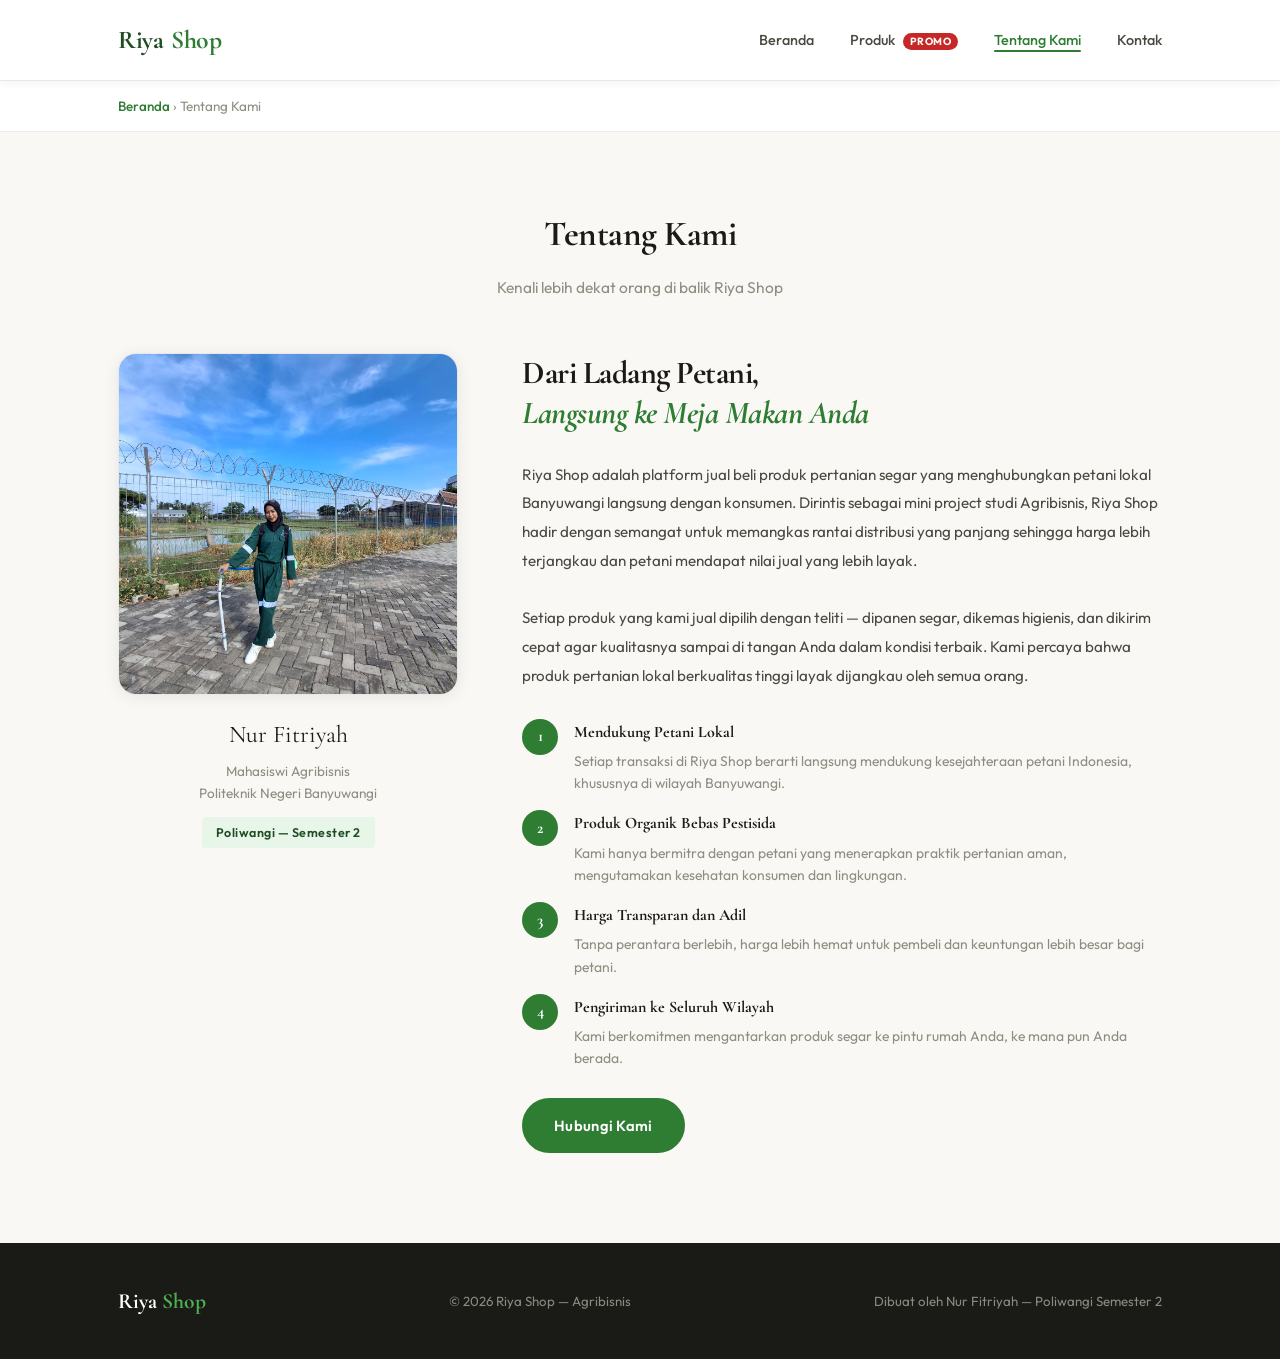
<file: about.html>
<!DOCTYPE html>
<html lang="id">
<head>
  <meta charset="UTF-8" />
  <meta name="viewport" content="width=device-width, initial-scale=1.0" />
  <title>Tentang Kami — Riya Shop</title>
  <link rel="stylesheet" href="style.css" />
</head>

<body>

  <!-- ============================================================
       HEADER / NAVBAR
       ============================================================ -->
  <header>
    <div class="container">
      <nav class="navbar">
        <a href="index.html" class="logo">Riya <span>Shop</span></a>
        <ul class="nav-links">
          <li><a href="index.html">Beranda</a></li>
          <li><a href="product.html">Produk <span class="badge-promo">Promo</span></a></li>
          <li><a href="about.html" class="aktif">Tentang Kami</a></li>
          <li><a href="contact.html">Kontak</a></li>
        </ul>
              <button class="hamburger" aria-label="Buka Menu">
          <span></span>
          <span></span>
          <span></span>
        </button>
      </nav>
    </div>
  </header>


  <!-- ============================================================
       BREADCRUMB
       ============================================================ -->
  <div class="breadcrumb">
    <div class="container">
      <a href="index.html">Beranda</a> &rsaquo; Tentang Kami
    </div>
  </div>


  <!-- ============================================================
       SECTION TENTANG KAMI
       ============================================================ -->
  <section class="section-about">
    <div class="container">

      <!-- Judul Section -->
      <div class="section-judul">
        <h2>Tentang Kami</h2>
        <p>Kenali lebih dekat orang di balik Riya Shop</p>
      </div>

      <!-- Layout 2 Kolom -->
      <div class="layout-about">

        <!-- Kolom Kiri — Kartu Profil -->
        <div class="kartu-profil">
          <div class="foto-profil">
            <img
              src="assets/images/profile-owner.png"
              alt="Nur Fitriyah — Pemilik Riya Shop"
            />
          </div>
          <p class="nama-pemilik">Nur Fitriyah</p>
          <p class="jabatan-pemilik">
            Mahasiswi Agribisnis<br>
            Politeknik Negeri Banyuwangi
          </p>
          <span class="tag-kampus">Poliwangi — Semester 2</span>
        </div>

        <!-- Kolom Kanan — Konten Teks -->
        <div class="konten-about">

          <h2>Dari Ladang Petani,<br><em>Langsung ke Meja Makan Anda</em></h2>

          <p>
            Riya Shop adalah platform jual beli produk pertanian segar yang
            menghubungkan petani lokal Banyuwangi langsung dengan konsumen.
            Dirintis sebagai mini project studi Agribisnis, Riya Shop hadir
            dengan semangat untuk memangkas rantai distribusi yang panjang
            sehingga harga lebih terjangkau dan petani mendapat nilai jual
            yang lebih layak.
          </p>

          <p>
            Setiap produk yang kami jual dipilih dengan teliti — dipanen segar,
            dikemas higienis, dan dikirim cepat agar kualitasnya sampai di
            tangan Anda dalam kondisi terbaik. Kami percaya bahwa produk
            pertanian lokal berkualitas tinggi layak dijangkau oleh semua orang.
          </p>

          <!-- Daftar Misi -->
          <div class="list-misi">

            <div class="item-misi">
              <div class="nomor-misi">1</div>
              <div>
                <h4>Mendukung Petani Lokal</h4>
                <p>
                  Setiap transaksi di Riya Shop berarti langsung mendukung
                  kesejahteraan petani Indonesia, khususnya di wilayah Banyuwangi.
                </p>
              </div>
            </div>

            <div class="item-misi">
              <div class="nomor-misi">2</div>
              <div>
                <h4>Produk Organik Bebas Pestisida</h4>
                <p>
                  Kami hanya bermitra dengan petani yang menerapkan praktik
                  pertanian aman, mengutamakan kesehatan konsumen dan lingkungan.
                </p>
              </div>
            </div>

            <div class="item-misi">
              <div class="nomor-misi">3</div>
              <div>
                <h4>Harga Transparan dan Adil</h4>
                <p>
                  Tanpa perantara berlebih, harga lebih hemat untuk pembeli
                  dan keuntungan lebih besar bagi petani.
                </p>
              </div>
            </div>

            <div class="item-misi">
              <div class="nomor-misi">4</div>
              <div>
                <h4>Pengiriman ke Seluruh Wilayah</h4>
                <p>
                  Kami berkomitmen mengantarkan produk segar ke pintu rumah
                  Anda, ke mana pun Anda berada.
                </p>
              </div>
            </div>

          </div><!-- /list-misi -->

          <a href="contact.html" class="btn-utama" style="align-self: flex-start;">
            Hubungi Kami
          </a>

        </div><!-- /konten-about -->
      </div><!-- /layout-about -->
    </div>
  </section>


  <!-- ============================================================
       FOOTER
       ============================================================ -->
  <footer>
    <div class="container">
      <div class="footer-isi">
        <span class="footer-logo">Riya <span>Shop</span></span>
        <p>&copy; 2026 Riya Shop — Agribisnis</p>
        <p>Dibuat oleh Nur Fitriyah — Poliwangi Semester 2</p>
      </div>
    </div>
  </footer>

  <script>
    const hamburger = document.querySelector(".hamburger");
    const navLinks  = document.querySelector(".nav-links");
    hamburger.addEventListener("click", () => {
      hamburger.classList.toggle("aktif");
      navLinks.classList.toggle("terbuka");
      document.body.style.overflow = navLinks.classList.contains("terbuka") ? "hidden" : "";
    });
    navLinks.querySelectorAll("a").forEach(link => {
      link.addEventListener("click", () => {
        hamburger.classList.remove("aktif");
        navLinks.classList.remove("terbuka");
        document.body.style.overflow = "";
      });
    });
  </script>
</body>
</html>
</file>
<file: style.css>
/* ============================================================
   Riya Shop — Stylesheet Utama
   File: style.css
   Deskripsi: Styling untuk website e-commerce agribisnis
               Riya Shop by Nur Fitriyah — Poliwangi Semester 2
   ============================================================ */

/* --- Import Font dari Google Fonts --- */
@import url('https://fonts.googleapis.com/css2?family=Cormorant+Garamond:ital,wght@0,500;0,600;0,700;1,500;1,600&family=Outfit:wght@300;400;500;600;700&display=swap');

/* ============================================================
   VARIABEL GLOBAL
   ============================================================ */
:root {
  /* Warna Utama */
  --hijau-tua:    #1f4d23;
  --hijau-utama:  #2e7d32;
  --hijau-sedang: #4caf50;
  --hijau-muda:   #e8f5e9;
  --hijau-pucat:  #f1f8f1;

  /* Warna Netral */
  --krem:         #faf8f4;
  --putih:        #ffffff;
  --abu-muda:     #f5f5f0;
  --abu-sedang:   #8d8d82;
  --abu-tua:      #4a4a42;
  --hitam:        #1a1a16;

  /* Warna Aksen */
  --merah:        #c62828;
  --emas:         #f9a825;

  /* Font */
  --font-judul: 'Cormorant Garamond', Georgia, serif;
  --font-teks:  'Outfit', sans-serif;

  /* Efek */
  --bayangan:       0 2px 16px rgba(0,0,0,0.08);
  --bayangan-hover: 0 8px 32px rgba(0,0,0,0.14);
  --radius:         10px;
  --radius-besar:   18px;

  /* Transisi */
  --transisi: 0.25s ease;
}

/* ============================================================
   RESET & BASE
   ============================================================ */
*, *::before, *::after {
  box-sizing: border-box;
  margin: 0;
  padding: 0;
}

html {
  scroll-behavior: smooth;
}

body {
  font-family: var(--font-teks);
  font-size: 16px;
  color: var(--abu-tua);
  background-color: var(--krem);
  line-height: 1.7;
  -webkit-font-smoothing: antialiased;
}

img {
  max-width: 100%;
  display: block;
}

a {
  text-decoration: none;
  color: inherit;
}

ul {
  list-style: none;
}

/* ============================================================
   KOMPONEN BERSAMA
   ============================================================ */

/* Pembatas lebar konten */
.container {
  max-width: 1100px;
  margin: 0 auto;
  padding: 0 28px;
}

/* Judul section */
.section-judul {
  text-align: center;
  margin-bottom: 52px;
}

.section-judul h2 {
  font-family: var(--font-judul);
  font-size: 2.2rem;
  color: var(--hitam);
  margin-bottom: 10px;
  letter-spacing: -0.5px;
}

.section-judul p {
  font-size: 0.97rem;
  color: var(--abu-sedang);
}

/* Garis pemisah */
.divider {
  border: none;
  border-top: 1px solid #e8e8e4;
  margin: 24px 0;
}

/* ============================================================
   TOMBOL
   ============================================================ */

/* Tombol Utama (hijau solid) */
.btn-utama {
  display: inline-block;
  background-color: var(--hijau-utama);
  color: var(--putih);
  font-family: var(--font-teks);
  font-size: 0.92rem;
  font-weight: 600;
  padding: 13px 30px;
  border-radius: 50px;
  border: 2px solid var(--hijau-utama);
  cursor: pointer;
  transition: background-color var(--transisi), transform var(--transisi), box-shadow var(--transisi);
  letter-spacing: 0.3px;
  text-align: center;
}

.btn-utama:hover {
  background-color: var(--hijau-tua);
  border-color: var(--hijau-tua);
  transform: translateY(-2px);
  box-shadow: 0 6px 20px rgba(46,125,50,0.30);
}

/* Tombol Outline (border hijau, transparan) */
.btn-outline {
  display: inline-block;
  background-color: transparent;
  color: var(--hijau-utama);
  font-family: var(--font-teks);
  font-size: 0.92rem;
  font-weight: 600;
  padding: 12px 28px;
  border-radius: 50px;
  border: 2px solid var(--hijau-utama);
  cursor: pointer;
  transition: all var(--transisi);
  letter-spacing: 0.3px;
  text-align: center;
}

.btn-outline:hover {
  background-color: var(--hijau-utama);
  color: var(--putih);
  transform: translateY(-2px);
}

/* ============================================================
   NAVBAR / HEADER
   ============================================================ */

header {
  background-color: var(--putih);
  border-bottom: 1px solid #e8e8e3;
  position: sticky;
  top: 0;
  z-index: 100;
  box-shadow: 0 2px 10px rgba(0,0,0,0.05);
}

.navbar {
  display: flex;
  justify-content: space-between;
  align-items: center;
  padding: 18px 0;
}

/* Logo */
.logo {
  font-family: var(--font-judul);
  font-size: 1.6rem;
  color: var(--hijau-tua);
  font-weight: 700;
  letter-spacing: -0.5px;
}

.logo span {
  color: var(--hijau-utama);
}

/* Link navigasi */
.nav-links {
  display: flex;
  gap: 36px;
  align-items: center;
}

.nav-links a {
  font-size: 0.9rem;
  font-weight: 500;
  color: var(--abu-tua);
  transition: color var(--transisi);
  position: relative;
  padding-bottom: 3px;
}

/* Garis bawah saat hover atau aktif */
.nav-links a::after {
  content: '';
  position: absolute;
  bottom: 0;
  left: 0;
  width: 0;
  height: 2px;
  background-color: var(--hijau-utama);
  transition: width var(--transisi);
  border-radius: 2px;
}

.nav-links a:hover::after,
.nav-links a.aktif::after {
  width: 100%;
}

.nav-links a:hover,
.nav-links a.aktif {
  color: var(--hijau-utama);
}

/* Badge "Promo" kecil di nav */
.badge-promo {
  background-color: var(--merah);
  color: var(--putih);
  font-size: 0.65rem;
  font-weight: 700;
  padding: 2px 7px;
  border-radius: 20px;
  margin-left: 5px;
  vertical-align: middle;
  letter-spacing: 0.5px;
  text-transform: uppercase;
}

/* ============================================================
   HERO SECTION — index.html
   ============================================================ */

.hero {
  position: relative;
  overflow: hidden;
  height: 520px;
  display: flex;
  align-items: center;
}

/* Gambar hero sebagai background */
.hero-bg {
  position: absolute;
  inset: 0;
  width: 100%;
  height: 100%;
  object-fit: cover;
  object-position: center;
}

/* Overlay gelap di atas gambar */
.hero-overlay {
  position: absolute;
  inset: 0;
  background: linear-gradient(90deg,
    rgba(10, 40, 12, 0.82) 0%,
    rgba(10, 40, 12, 0.50) 60%,
    rgba(10, 40, 12, 0.10) 100%
  );
}

/* Konten teks hero */
.hero-konten {
  position: relative;
  z-index: 2;
  color: var(--putih);
  max-width: 580px;
}

/* Label kecil di atas judul */
.hero-label {
  display: inline-block;
  background-color: rgba(255,255,255,0.15);
  border: 1px solid rgba(255,255,255,0.35);
  color: var(--putih);
  font-size: 0.78rem;
  font-weight: 600;
  letter-spacing: 1.8px;
  text-transform: uppercase;
  padding: 5px 14px;
  border-radius: 4px;
  margin-bottom: 18px;
  backdrop-filter: blur(4px);
}

.hero-konten h1 {
  font-family: var(--font-judul);
  font-size: 3.2rem;
  line-height: 1.15;
  margin-bottom: 16px;
  letter-spacing: -1px;
  color: var(--putih);
}

.hero-konten h1 em {
  font-style: italic;
  color: #a5d6a7;
}

.hero-konten p {
  font-size: 1rem;
  color: rgba(255,255,255,0.82);
  margin-bottom: 32px;
  max-width: 460px;
  line-height: 1.8;
}

.hero-cta {
  display: flex;
  gap: 14px;
  align-items: center;
  flex-wrap: wrap;
}

/* Tombol hero (warna khusus agar kontras) */
.hero-cta .btn-utama {
  background-color: var(--putih);
  color: var(--hijau-tua);
  border-color: var(--putih);
}

.hero-cta .btn-utama:hover {
  background-color: var(--hijau-muda);
  color: var(--hijau-tua);
  border-color: var(--hijau-muda);
}

.hero-cta small {
  font-size: 0.82rem;
  color: rgba(255,255,255,0.70);
}

/* ============================================================
   SECTION KEUNGGULAN — index.html
   ============================================================ */

.section-unggulan {
  padding: 64px 0;
  background-color: var(--hijau-muda);
}

.grid-unggulan {
  display: grid;
  grid-template-columns: repeat(auto-fill, minmax(220px, 1fr));
  gap: 24px;
}

@media (max-width: 600px) {
  .grid-unggulan {
    grid-template-columns: repeat(2, 1fr);
    gap: 14px;
  }
}

.item-unggulan {
  background-color: var(--putih);
  border-radius: var(--radius);
  padding: 30px 22px;
  text-align: center;
  box-shadow: var(--bayangan);
  transition: transform var(--transisi), box-shadow var(--transisi);
}

.item-unggulan:hover {
  transform: translateY(-4px);
  box-shadow: var(--bayangan-hover);
}

/* Ikon lingkaran hijau */
.ikon-box {
  width: 54px;
  height: 54px;
  border-radius: 50%;
  background-color: var(--hijau-muda);
  display: flex;
  align-items: center;
  justify-content: center;
  margin: 0 auto 16px;
}

/* Tanda centang / simbol teks sederhana sebagai ikon */
.ikon-box span {
  font-size: 1.4rem;
  color: var(--hijau-utama);
  font-weight: 700;
  font-family: var(--font-judul);
}

.item-unggulan h4 {
  font-family: var(--font-judul);
  font-size: 1.05rem;
  color: var(--hitam);
  margin-bottom: 8px;
}

.item-unggulan p {
  font-size: 0.85rem;
  color: var(--abu-sedang);
  line-height: 1.6;
}

/* ============================================================
   SECTION PRODUK — Kartu produk di index.html
   ============================================================ */

.section-produk {
  padding: 80px 0;
  background-color: var(--putih);
}

/* Grid kartu produk */
.grid-produk {
  display: grid;
  grid-template-columns: repeat(auto-fill, minmax(240px, 1fr));
  gap: 28px;
}

@media (max-width: 600px) {
  .grid-produk {
    grid-template-columns: repeat(2, 1fr);
    gap: 14px;
  }
}

/* Satu kartu produk */
.kartu-produk {
  background-color: var(--putih);
  border: 1px solid #ebebeb;
  border-radius: var(--radius-besar);
  overflow: hidden;
  display: flex;
  flex-direction: column;
  transition: transform var(--transisi), box-shadow var(--transisi);
}

.kartu-produk:hover {
  transform: translateY(-6px);
  box-shadow: var(--bayangan-hover);
}

/* Area gambar dalam kartu */
.kartu-gambar {
  position: relative;
  height: 200px;
  overflow: hidden;
  background-color: var(--abu-muda);
}

.kartu-gambar img {
  width: 100%;
  height: 100%;
  object-fit: cover;
  transition: transform 0.4s ease;
}

.kartu-produk:hover .kartu-gambar img {
  transform: scale(1.05);
}

/* Badge di atas gambar kartu */
.kartu-badge {
  position: absolute;
  top: 12px;
  left: 12px;
  background-color: var(--hijau-utama);
  color: var(--putih);
  font-size: 0.68rem;
  font-weight: 700;
  padding: 3px 10px;
  border-radius: 4px;
  letter-spacing: 0.8px;
  text-transform: uppercase;
}

.kartu-badge.merah {
  background-color: var(--merah);
}

/* Konten teks dalam kartu */
.kartu-info {
  padding: 20px;
  flex: 1;
  display: flex;
  flex-direction: column;
  gap: 7px;
}

@media (max-width: 600px) {
  .kartu-info {
    padding: 12px;
    gap: 5px;
  }
  .kartu-gambar {
    height: 140px;
  }
  .kartu-nama {
    font-size: 0.88rem;
  }
  .kartu-harga {
    font-size: 0.95rem;
  }
  .kartu-deskripsi {
    display: none;
  }
  .kartu-info .btn-utama {
    margin-top: 8px;
    font-size: 0.78rem;
    padding: 8px 12px;
  }
  .item-unggulan {
    padding: 20px 14px;
  }
  .item-unggulan h4 {
    font-size: 0.88rem;
  }
  .item-unggulan p {
    font-size: 0.78rem;
  }
  .ikon-box {
    width: 44px;
    height: 44px;
  }
}

.kartu-nama {
  font-family: var(--font-judul);
  font-size: 1.05rem;
  color: var(--hitam);
  font-weight: 600;
  line-height: 1.3;
}

.kartu-harga {
  font-size: 1.1rem;
  font-weight: 700;
  color: var(--hijau-utama);
}

.kartu-deskripsi {
  font-size: 0.84rem;
  color: var(--abu-sedang);
  line-height: 1.6;
  flex: 1;
}

.kartu-info .btn-utama {
  margin-top: 12px;
  font-size: 0.85rem;
  padding: 10px 20px;
}

/* ============================================================
   BREADCRUMB — product.html, about.html, contact.html
   ============================================================ */

.breadcrumb {
  padding: 14px 0;
  font-size: 0.84rem;
  color: var(--abu-sedang);
  border-bottom: 1px solid #ebebeb;
  background-color: var(--putih);
}

.breadcrumb a {
  color: var(--hijau-utama);
  font-weight: 500;
}

.breadcrumb a:hover {
  text-decoration: underline;
}

/* ============================================================
   HALAMAN DETAIL PRODUK — product.html
   ============================================================ */

.section-detail {
  padding: 60px 0 90px;
}

/* Layout 2 kolom */
.layout-detail {
  display: grid;
  grid-template-columns: 1fr 1fr;
  gap: 64px;
  align-items: start;
}

/* Kolom gambar produk */
.kolom-gambar {
  position: sticky;
  top: 100px;
}

.bingkai-gambar {
  border-radius: var(--radius-besar);
  overflow: hidden;
  box-shadow: var(--bayangan);
  border: 1px solid #e8e8e4;
  position: relative;
  background-color: var(--abu-muda);
}

.bingkai-gambar img {
  width: 100%;
  height: 420px;
  object-fit: cover;
  display: block;
}

/* Label PROMO di sudut gambar */
.label-promo {
  position: absolute;
  top: 18px;
  right: 18px;
  background-color: var(--merah);
  color: var(--putih);
  font-size: 0.72rem;
  font-weight: 700;
  padding: 6px 14px;
  border-radius: 6px;
  letter-spacing: 1px;
  text-transform: uppercase;
  box-shadow: 0 3px 10px rgba(198,40,40,0.35);
}

/* Kolom informasi produk */
.kolom-info {
  display: flex;
  flex-direction: column;
  gap: 22px;
}

/* Tag kategori kecil */
.tag-kategori {
  display: inline-block;
  background-color: var(--hijau-muda);
  color: var(--hijau-tua);
  font-size: 0.75rem;
  font-weight: 600;
  padding: 4px 12px;
  border-radius: 4px;
  letter-spacing: 1px;
  text-transform: uppercase;
}

/* Judul nama produk */
.nama-produk {
  font-family: var(--font-judul);
  font-size: 2.2rem;
  color: var(--hitam);
  line-height: 1.2;
  letter-spacing: -0.5px;
}

/* Blok harga */
.blok-harga {
  display: flex;
  align-items: baseline;
  gap: 10px;
}

.harga-utama {
  font-family: var(--font-judul);
  font-size: 2rem;
  font-weight: 700;
  color: var(--hijau-utama);
}

.harga-satuan {
  font-size: 0.88rem;
  color: var(--abu-sedang);
  background-color: var(--abu-muda);
  padding: 3px 10px;
  border-radius: 20px;
}

/* Deskripsi produk */
.deskripsi-produk h3 {
  font-family: var(--font-judul);
  font-size: 1.05rem;
  color: var(--hitam);
  margin-bottom: 10px;
}

.deskripsi-produk p {
  font-size: 0.94rem;
  color: var(--abu-tua);
  line-height: 1.85;
}

/* Kotak promosi menonjol */
.caption-promo {
  background-color: #fff5f5;
  border: 1px solid #ffcdd2;
  border-left: 4px solid var(--merah);
  border-radius: 8px;
  padding: 16px 20px;
  font-size: 0.9rem;
  color: #8b1a0e;
  font-weight: 500;
  line-height: 1.6;
}

.caption-promo strong {
  font-weight: 700;
}

/* Daftar keunggulan */
.list-keunggulan {
  display: flex;
  flex-direction: column;
  gap: 10px;
}

.list-keunggulan li {
  font-size: 0.9rem;
  color: var(--abu-tua);
  display: flex;
  align-items: center;
  gap: 10px;
}

.list-keunggulan li::before {
  content: '';
  width: 20px;
  height: 20px;
  border-radius: 50%;
  background-color: var(--hijau-muda);
  border: 2px solid var(--hijau-sedang);
  flex-shrink: 0;
  /* Buat tanda centang manual dengan pseudo-element tidak bisa,
     jadi kita pakai border trick */
  display: inline-block;
}

/* Gunakan after trick untuk centang */
.list-keunggulan li {
  position: relative;
}

.list-keunggulan li .ceklis {
  width: 20px;
  height: 20px;
  border-radius: 50%;
  background-color: var(--hijau-muda);
  border: 2px solid var(--hijau-sedang);
  flex-shrink: 0;
  display: flex;
  align-items: center;
  justify-content: center;
  font-size: 0.65rem;
  color: var(--hijau-tua);
  font-weight: 900;
}

/* Override pseudo-element jika menggunakan .ceklis */
.list-keunggulan li::before {
  display: none;
}

/* Info stok */
.info-stok {
  display: flex;
  align-items: center;
  gap: 8px;
  font-size: 0.85rem;
  color: var(--abu-sedang);
}

.dot-hijau {
  width: 9px;
  height: 9px;
  border-radius: 50%;
  background-color: #4caf50;
  flex-shrink: 0;
}

/* Area tombol CTA detail produk */
.area-cta {
  display: flex;
  gap: 14px;
  flex-wrap: wrap;
}

.area-cta .btn-utama,
.area-cta .btn-outline {
  flex: 1;
  padding: 15px 20px;
  font-size: 0.95rem;
}

/* ============================================================
   HALAMAN ABOUT — about.html
   ============================================================ */

.section-about {
  padding: 72px 0 90px;
}

.layout-about {
  display: grid;
  grid-template-columns: 340px 1fr;
  gap: 64px;
  align-items: start;
}

/* Kartu profil kiri */
.kartu-profil {
  text-align: center;
}

.foto-profil {
  width: 100%;
  border-radius: var(--radius-besar);
  overflow: hidden;
  box-shadow: var(--bayangan);
  margin-bottom: 20px;
  border: 1px solid #e8e8e4;
  background-color: var(--abu-muda);
}

.foto-profil img {
  width: 100%;
  height: 340px;
  object-fit: cover;
  display: block;
}

.nama-pemilik {
  font-family: var(--font-judul);
  font-size: 1.5rem;
  color: var(--hitam);
  margin-bottom: 6px;
}

.jabatan-pemilik {
  font-size: 0.85rem;
  color: var(--abu-sedang);
  line-height: 1.6;
}

.tag-kampus {
  display: inline-block;
  margin-top: 12px;
  background-color: var(--hijau-muda);
  color: var(--hijau-tua);
  font-size: 0.78rem;
  font-weight: 600;
  padding: 5px 14px;
  border-radius: 4px;
  letter-spacing: 0.5px;
}

/* Konten teks about */
.konten-about {
  display: flex;
  flex-direction: column;
  gap: 28px;
}

.konten-about h2 {
  font-family: var(--font-judul);
  font-size: 2rem;
  color: var(--hitam);
  line-height: 1.25;
  letter-spacing: -0.5px;
}

.konten-about h2 em {
  font-style: italic;
  color: var(--hijau-utama);
}

.konten-about p {
  font-size: 0.95rem;
  color: var(--abu-tua);
  line-height: 1.9;
}

/* Poin misi */
.list-misi {
  display: flex;
  flex-direction: column;
  gap: 16px;
}

.item-misi {
  display: flex;
  gap: 16px;
  align-items: flex-start;
}

.nomor-misi {
  width: 36px;
  height: 36px;
  border-radius: 50%;
  background-color: var(--hijau-utama);
  color: var(--putih);
  font-family: var(--font-judul);
  font-size: 1rem;
  font-weight: 700;
  display: flex;
  align-items: center;
  justify-content: center;
  flex-shrink: 0;
}

.item-misi div h4 {
  font-family: var(--font-judul);
  font-size: 1rem;
  color: var(--hitam);
  margin-bottom: 4px;
}

.item-misi div p {
  font-size: 0.87rem;
  color: var(--abu-sedang);
  line-height: 1.6;
  margin: 0;
}

/* ============================================================
   HALAMAN KONTAK — contact.html
   ============================================================ */

.section-contact {
  padding: 72px 0 100px;
}

.layout-contact {
  max-width: 700px;
  margin: 0 auto;
}

/* Kotak info kontak */
.kotak-kontak {
  background-color: var(--putih);
  border: 1px solid #e8e8e4;
  border-radius: var(--radius-besar);
  padding: 48px 52px;
  box-shadow: var(--bayangan);
}

.kotak-kontak h2 {
  font-family: var(--font-judul);
  font-size: 1.9rem;
  color: var(--hitam);
  margin-bottom: 6px;
  letter-spacing: -0.5px;
}

.kotak-kontak .subjudul {
  font-size: 0.9rem;
  color: var(--abu-sedang);
  margin-bottom: 36px;
}

/* Baris info kontak */
.baris-kontak {
  display: flex;
  flex-direction: column;
  gap: 24px;
  margin-bottom: 36px;
}

.item-kontak {
  display: flex;
  align-items: center;
  gap: 18px;
  padding: 18px 20px;
  background-color: var(--krem);
  border-radius: var(--radius);
  border: 1px solid #ebebeb;
}

/* Kotak ikon kontak */
.ikon-kontak {
  width: 44px;
  height: 44px;
  border-radius: 50%;
  background-color: var(--hijau-muda);
  display: flex;
  align-items: center;
  justify-content: center;
  flex-shrink: 0;
  font-weight: 900;
  font-size: 1rem;
  color: var(--hijau-utama);
  font-family: var(--font-judul);
}

.item-kontak .label-kontak {
  font-size: 0.75rem;
  font-weight: 600;
  color: var(--abu-sedang);
  letter-spacing: 1px;
  text-transform: uppercase;
  margin-bottom: 3px;
}

.item-kontak .nilai-kontak {
  font-size: 1rem;
  font-weight: 600;
  color: var(--hitam);
}

/* Tombol WhatsApp */
.btn-whatsapp {
  display: block;
  width: 100%;
  background-color: #25D366;
  color: var(--putih);
  font-family: var(--font-teks);
  font-size: 0.95rem;
  font-weight: 600;
  padding: 16px 24px;
  border-radius: 50px;
  text-align: center;
  transition: background-color var(--transisi), transform var(--transisi), box-shadow var(--transisi);
}

.btn-whatsapp:hover {
  background-color: #128C7E;
  transform: translateY(-2px);
  box-shadow: 0 6px 20px rgba(37,211,102,0.30);
}

/* Catatan kecil bawah kotak */
.catatan-kontak {
  text-align: center;
  margin-top: 20px;
  font-size: 0.82rem;
  color: var(--abu-sedang);
}

/* ============================================================
   FOOTER
   ============================================================ */

footer {
  background-color: var(--hitam);
  color: #8a8a80;
  padding: 40px 0;
}

.footer-isi {
  display: flex;
  justify-content: space-between;
  align-items: center;
  flex-wrap: wrap;
  gap: 16px;
}

.footer-logo {
  font-family: var(--font-judul);
  font-size: 1.35rem;
  color: var(--putih);
  font-weight: 700;
}

.footer-logo span {
  color: var(--hijau-sedang);
}

footer p {
  font-size: 0.83rem;
}

/* Hamburger: tersembunyi di desktop */
.hamburger {
  display: none;
}

/* ============================================================
   RESPONSIF (Mobile-friendly)
   ============================================================ */

@media (max-width: 900px) {
  /* Layout detail produk: 2 kolom -> 1 kolom */
  .layout-detail {
    grid-template-columns: 1fr;
    gap: 36px;
  }
  .kolom-gambar { position: static; }
  .bingkai-gambar img { height: 300px; }

  /* Layout about: 2 kolom -> 1 kolom */
  .layout-about {
    grid-template-columns: 1fr;
    gap: 36px;
  }
  .kartu-profil { max-width: 320px; margin: 0 auto; }
}

@media (max-width: 768px) {
  /* Hero */
  .hero { height: auto; padding: 52px 0 48px; }
  .hero-konten h1 { font-size: 2rem; }
  .hero-konten p { font-size: 0.9rem; margin-bottom: 24px; }
  .hero-label { font-size: 0.7rem; letter-spacing: 1.2px; }
  .section-produk { padding: 52px 0; }
  .section-unggulan { padding: 48px 0; }
  .section-judul { margin-bottom: 36px; }

  /* Navbar: hamburger menu mobile */
  .nav-links {
    display: none;
    position: fixed;
    top: 0;
    left: 0;
    right: 0;
    bottom: 0;
    background-color: rgba(15, 40, 15, 0.97);
    flex-direction: column;
    justify-content: center;
    align-items: center;
    gap: 0;
    z-index: 200;
  }

  .nav-links.terbuka {
    display: flex;
  }

  .nav-links li {
    width: 100%;
    text-align: center;
    border-bottom: 1px solid rgba(255,255,255,0.08);
  }

  .nav-links li:first-child {
    border-top: 1px solid rgba(255,255,255,0.08);
  }

  .nav-links a {
    display: block;
    padding: 20px 40px;
    font-size: 1.1rem;
    color: rgba(255,255,255,0.85);
    font-weight: 500;
    letter-spacing: 0.5px;
  }

  .nav-links a:hover,
  .nav-links a.aktif {
    color: #a5d6a7;
    background-color: rgba(255,255,255,0.05);
  }

  .nav-links a::after {
    display: none;
  }

  /* Tombol hamburger */
  .hamburger {
    display: flex;
    flex-direction: column;
    justify-content: center;
    align-items: center;
    gap: 5px;
    width: 40px;
    height: 40px;
    cursor: pointer;
    z-index: 300;
    position: relative;
    background: var(--hijau-utama);
    border: none;
    border-radius: 8px;
    padding: 8px;
    flex-shrink: 0;
  }

  .hamburger span {
    display: block;
    width: 22px;
    height: 2px;
    background-color: var(--putih);
    border-radius: 3px;
    transition: all 0.3s ease;
    transform-origin: center;
  }

  /* Animasi jadi X saat terbuka */
  .hamburger.aktif span:nth-child(1) {
    transform: translateY(7px) rotate(45deg);
    background-color: var(--putih);
  }
  .hamburger.aktif span:nth-child(2) {
    opacity: 0;
    transform: scaleX(0);
  }
  .hamburger.aktif span:nth-child(3) {
    transform: translateY(-7px) rotate(-45deg);
    background-color: var(--putih);
  }

  /* Kotak kontak */
  .kotak-kontak { padding: 32px 24px; }

  /* Footer */
  .footer-isi { flex-direction: column; text-align: center; }

  /* Section judul */
  .section-judul h2 { font-size: 1.7rem; }

  /* Hero judul */
  .hero-konten h1 { font-size: 1.9rem; }
}

@media (max-width: 480px) {
  .container { padding: 0 18px; }
  .nama-produk { font-size: 1.7rem; }
  .harga-utama { font-size: 1.6rem; }
  .area-cta { flex-direction: column; }
  .area-cta .btn-utama,
  .area-cta .btn-outline { width: 100%; }
}

/* --- Logo gambar di navbar --- */
.logo {
  display: flex;
  align-items: center;
  gap: 8px;
}

.logo img {
  height: 32px;
  width: auto;
  object-fit: contain;
  vertical-align: middle;
}
</file>
